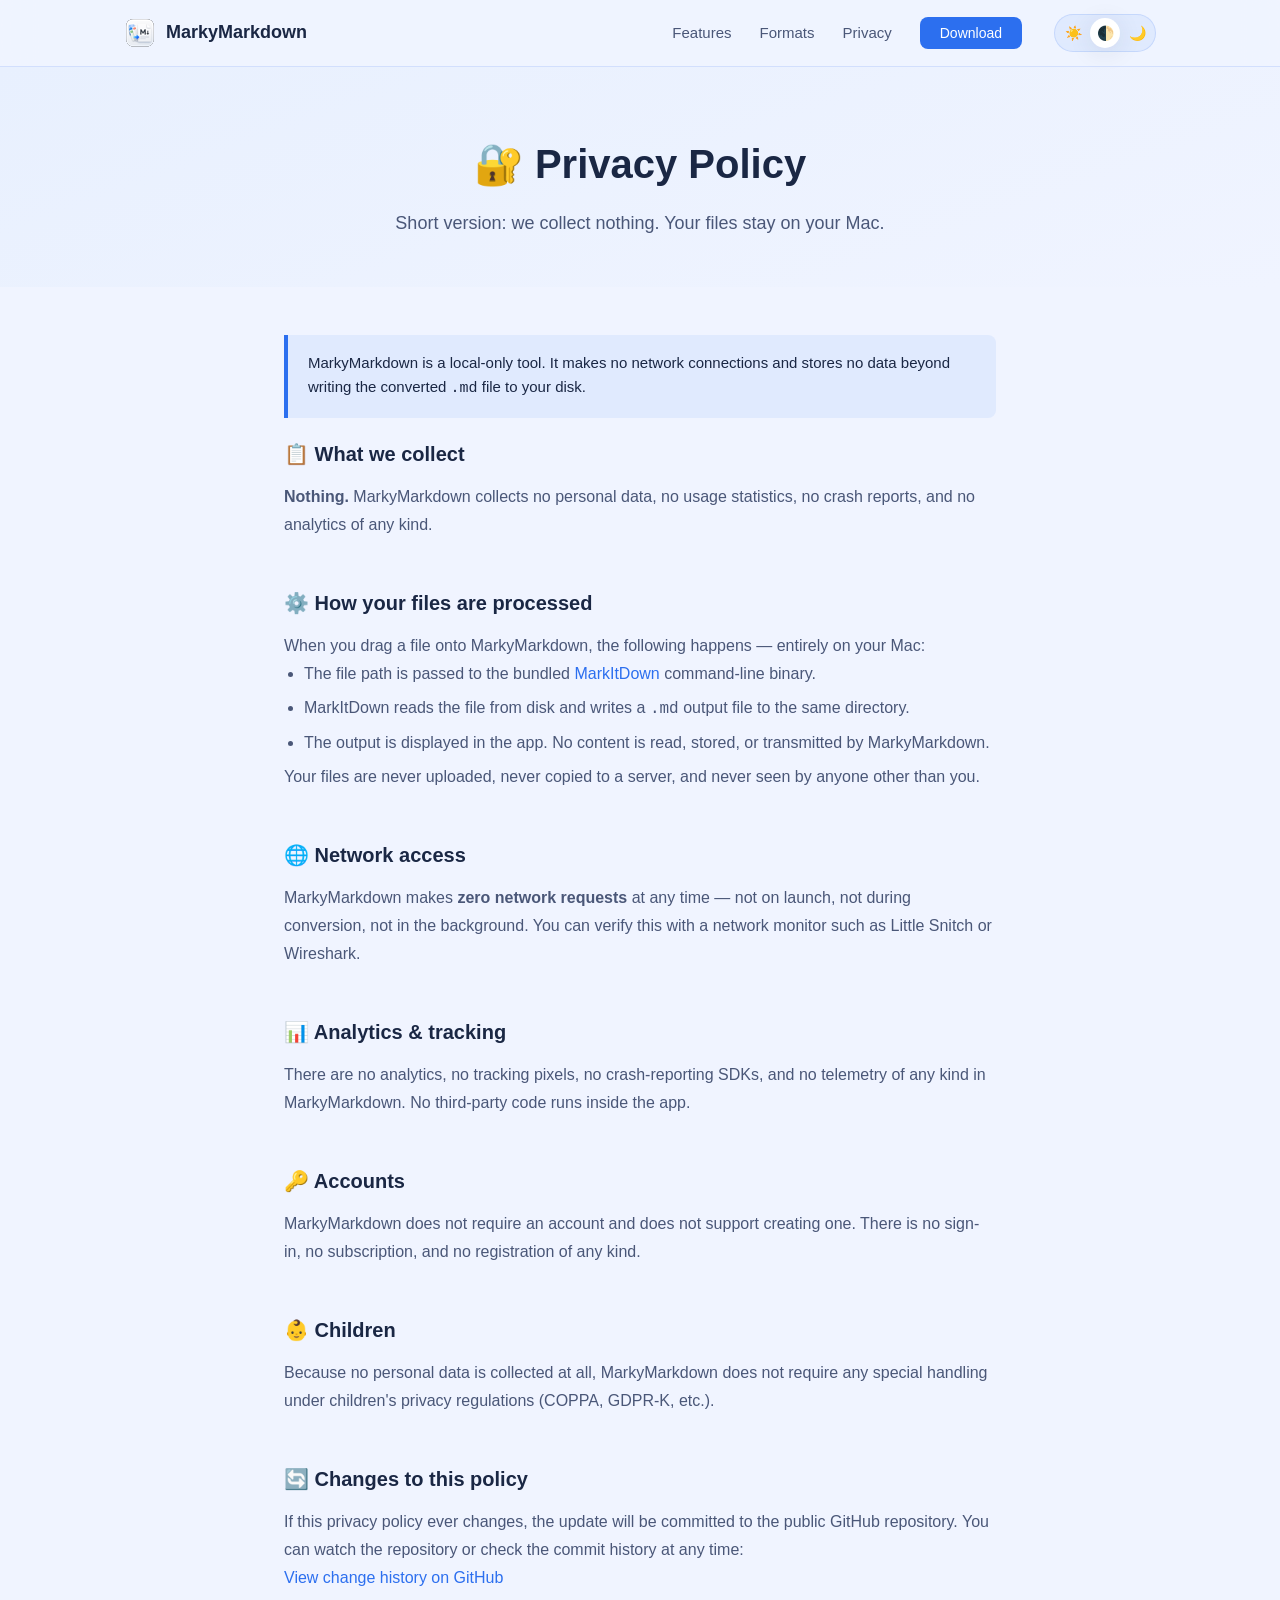
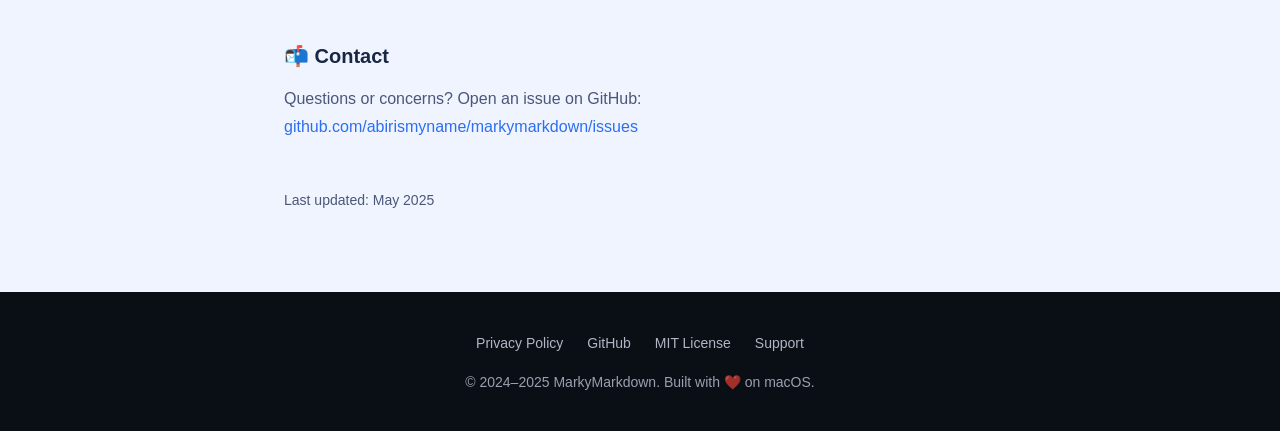
<file: docs/privacy.html>
<!DOCTYPE html>
<html lang="en">
<head>
  <meta charset="UTF-8" />
  <meta name="viewport" content="width=device-width, initial-scale=1.0" />
  <meta name="theme-color" content="#f0f4ff" media="(prefers-color-scheme: light)" />
  <meta name="theme-color" content="#0a0e15" media="(prefers-color-scheme: dark)" />
  <title>Privacy Policy — MarkyMarkdown</title>
  <meta name="description" content="MarkyMarkdown collects no data. Files are processed entirely on your Mac and are never transmitted anywhere." />

  <!-- Favicon -->
  <link rel="icon" type="image/png" sizes="32x32" href="assets/icon-32.png" />

  <!-- Open Graph -->
  <meta property="og:title"       content="Privacy Policy — MarkyMarkdown" />
  <meta property="og:description" content="MarkyMarkdown collects no data. 100% local. Zero telemetry." />
  <meta property="og:image"       content="https://abirismyname.github.io/markymarkdown/assets/hero.PNG" />
  <meta property="og:type"        content="website" />

  <link rel="stylesheet" href="css/style.css" />

  <!-- Pre-paint theme application (avoids flash of incorrect theme) -->
  <script>
    (function () {
      try {
        var t = localStorage.getItem('mm-theme');
        if (t === 'light' || t === 'dark') {
          document.documentElement.setAttribute('data-theme', t);
        }
      } catch (_) {}
    })();
  </script>
</head>
<body>

<!-- ── Nav ──────────────────────────────────────────────────── -->
<nav>
  <div class="container nav-inner">
    <a class="nav-logo" href="index.html">
      <img src="assets/icon-32.png" alt="MarkyMarkdown icon" />
      MarkyMarkdown
    </a>
    <ul class="nav-links">
      <li><a href="index.html#features">Features</a></li>
      <li><a href="index.html#formats">Formats</a></li>
      <li><a href="privacy.html">Privacy</a></li>
      <li><a class="btn-nav" href="https://github.com/abirismyname/markymarkdown/releases/latest">Download</a></li>
      <li>
        <div class="theme-switch" role="radiogroup" aria-label="Color theme">
          <button type="button" data-theme-value="light" role="radio" aria-checked="false" aria-label="Light theme" title="Light">☀️</button>
          <button type="button" data-theme-value="auto"  role="radio" aria-checked="true"  aria-label="Use system theme" title="System">🌓</button>
          <button type="button" data-theme-value="dark"  role="radio" aria-checked="false" aria-label="Dark theme" title="Dark">🌙</button>
        </div>
      </li>
    </ul>
  </div>
</nav>

<!-- ── Privacy Hero ──────────────────────────────────────────── -->
<div class="privacy-hero">
  <div class="container">
    <h1>🔐 Privacy Policy</h1>
    <p class="subtitle">Short version: we collect nothing. Your files stay on your Mac.</p>
  </div>
</div>

<!-- ── Privacy Content ───────────────────────────────────────── -->
<div class="privacy-content">

  <div class="callout">
    MarkyMarkdown is a local-only tool. It makes no network connections and stores no data beyond writing the converted <code>.md</code> file to your disk.
  </div>

  <div class="privacy-section">
    <h2>📋 What we collect</h2>
    <p><strong>Nothing.</strong> MarkyMarkdown collects no personal data, no usage statistics, no crash reports, and no analytics of any kind.</p>
  </div>

  <div class="privacy-section">
    <h2>⚙️ How your files are processed</h2>
    <p>When you drag a file onto MarkyMarkdown, the following happens — entirely on your Mac:</p>
    <ul>
      <li>The file path is passed to the bundled <a href="https://github.com/microsoft/markitdown">MarkItDown</a> command-line binary.</li>
      <li>MarkItDown reads the file from disk and writes a <code>.md</code> output file to the same directory.</li>
      <li>The output is displayed in the app. No content is read, stored, or transmitted by MarkyMarkdown.</li>
    </ul>
    <p>Your files are never uploaded, never copied to a server, and never seen by anyone other than you.</p>
  </div>

  <div class="privacy-section">
    <h2>🌐 Network access</h2>
    <p>MarkyMarkdown makes <strong>zero network requests</strong> at any time — not on launch, not during conversion, not in the background. You can verify this with a network monitor such as Little Snitch or Wireshark.</p>
  </div>

  <div class="privacy-section">
    <h2>📊 Analytics &amp; tracking</h2>
    <p>There are no analytics, no tracking pixels, no crash-reporting SDKs, and no telemetry of any kind in MarkyMarkdown. No third-party code runs inside the app.</p>
  </div>

  <div class="privacy-section">
    <h2>🔑 Accounts</h2>
    <p>MarkyMarkdown does not require an account and does not support creating one. There is no sign-in, no subscription, and no registration of any kind.</p>
  </div>

  <div class="privacy-section">
    <h2>👶 Children</h2>
    <p>Because no personal data is collected at all, MarkyMarkdown does not require any special handling under children's privacy regulations (COPPA, GDPR-K, etc.).</p>
  </div>

  <div class="privacy-section">
    <h2>🔄 Changes to this policy</h2>
    <p>If this privacy policy ever changes, the update will be committed to the public GitHub repository. You can watch the repository or check the commit history at any time:</p>
    <p><a href="https://github.com/abirismyname/markymarkdown/commits/main/docs/privacy.html">View change history on GitHub</a></p>
  </div>

  <div class="privacy-section">
    <h2>📬 Contact</h2>
    <p>Questions or concerns? Open an issue on GitHub:</p>
    <p><a href="https://github.com/abirismyname/markymarkdown/issues">github.com/abirismyname/markymarkdown/issues</a></p>
  </div>

  <p style="font-size:14px;color:var(--muted);margin-top:48px;">Last updated: May 2025</p>

</div>

<!-- ── Footer ─────────────────────────────────────────────────── -->
<footer>
  <div class="container">
    <div class="footer-links">
      <a href="privacy.html">Privacy Policy</a>
      <a href="https://github.com/abirismyname/markymarkdown">GitHub</a>
      <a href="https://github.com/abirismyname/markymarkdown/blob/main/LICENSE">MIT License</a>
      <a href="https://github.com/abirismyname/markymarkdown/issues">Support</a>
    </div>
    <p>© 2024–2025 MarkyMarkdown. Built with ❤️ on macOS.</p>
  </div>
</footer>

<script src="js/theme.js"></script>

</body>
</html>
</file>
<file: docs/css/style.css>
/* ============================================================
   MarkyMarkdown — Promotional Site Styles
   No external dependencies. GitHub Pages compatible.
   ============================================================ */

/* ── Reset & base ─────────────────────────────────────────── */
*, *::before, *::after { box-sizing: border-box; margin: 0; padding: 0; }

:root {
  --bg:        #f0f4ff;
  --bg-alt:    #e8f0fe;
  --dark:      #0a0e15;
  --navy:      #1a2744;
  --accent:    #2c6fef;
  --accent-h:  #1a56d6;
  --muted:     #4a5778;
  --border:    rgba(44, 111, 239, 0.15);
  --card-bg:   #ffffff;
  --nav-bg:    rgba(240, 244, 255, 0.88);
  --callout-bg: rgba(44, 111, 239, 0.08);
  --radius:    12px;
  --font:      -apple-system, BlinkMacSystemFont, "SF Pro Display", "Segoe UI", Helvetica, Arial, sans-serif;
  --shadow:    0 4px 24px rgba(26, 39, 68, 0.10);
  --shadow-lg: 0 12px 48px rgba(26, 39, 68, 0.16);

  /* Single source of truth for dark-palette values.
     Both the system-preference media query and the explicit
     [data-theme="dark"] override below alias the live theme
     variables to these. */
  --bg-dark:        #0d1320;
  --bg-alt-dark:    #141b2d;
  --dark-dark:      #05080f;
  --navy-dark:      #e8efff;
  --accent-dark:    #5b8def;
  --accent-h-dark:  #7aa3f5;
  --muted-dark:     #9aa7c7;
  --border-dark:    rgba(91, 141, 239, 0.22);
  --card-bg-dark:   #1a2236;
  --nav-bg-dark:    rgba(13, 19, 32, 0.85);
  --callout-bg-dark: rgba(91, 141, 239, 0.12);
  --shadow-dark:    0 4px 24px rgba(0, 0, 0, 0.35);
  --shadow-lg-dark: 0 12px 48px rgba(0, 0, 0, 0.5);
}

/* Dark theme — applied automatically with System default,
   or explicitly when the user picks Dark via the switcher.
   Both selectors below resolve to the same *-dark values
   defined once in :root above. */
@media (prefers-color-scheme: dark) {
  :root:not([data-theme="light"]) {
    --bg:        var(--bg-dark);
    --bg-alt:    var(--bg-alt-dark);
    --dark:      var(--dark-dark);
    --navy:      var(--navy-dark);
    --accent:    var(--accent-dark);
    --accent-h:  var(--accent-h-dark);
    --muted:     var(--muted-dark);
    --border:    var(--border-dark);
    --card-bg:   var(--card-bg-dark);
    --nav-bg:    var(--nav-bg-dark);
    --callout-bg: var(--callout-bg-dark);
    --shadow:    var(--shadow-dark);
    --shadow-lg: var(--shadow-lg-dark);
  }
}
:root[data-theme="dark"] {
  --bg:        var(--bg-dark);
  --bg-alt:    var(--bg-alt-dark);
  --dark:      var(--dark-dark);
  --navy:      var(--navy-dark);
  --accent:    var(--accent-dark);
  --accent-h:  var(--accent-h-dark);
  --muted:     var(--muted-dark);
  --border:    var(--border-dark);
  --card-bg:   var(--card-bg-dark);
  --nav-bg:    var(--nav-bg-dark);
  --callout-bg: var(--callout-bg-dark);
  --shadow:    var(--shadow-dark);
  --shadow-lg: var(--shadow-lg-dark);
}

html { scroll-behavior: smooth; }

body {
  font-family: var(--font);
  background: var(--bg);
  color: var(--navy);
  line-height: 1.65;
  font-size: 17px;
  -webkit-font-smoothing: antialiased;
}

a { color: var(--accent); text-decoration: none; }
a:hover { text-decoration: underline; }
img { display: block; max-width: 100%; height: auto; }

/* ── Layout helpers ────────────────────────────────────────── */
.container {
  width: 100%;
  max-width: 1080px;
  margin-inline: auto;
  padding-inline: 24px;
}

section { padding-block: 80px; }

/* ── Nav ───────────────────────────────────────────────────── */
nav {
  position: sticky;
  top: 0;
  z-index: 100;
  background: var(--nav-bg);
  backdrop-filter: saturate(160%) blur(16px);
  -webkit-backdrop-filter: saturate(160%) blur(16px);
  border-bottom: 1px solid var(--border);
}

.nav-inner {
  display: flex;
  align-items: center;
  justify-content: space-between;
  padding-block: 14px;
}

.nav-logo {
  display: flex;
  align-items: center;
  gap: 10px;
  font-weight: 700;
  font-size: 18px;
  color: var(--navy);
  text-decoration: none;
}

.nav-logo img {
  width: 32px;
  height: 32px;
  border-radius: 7px;
}

.nav-links {
  display: flex;
  align-items: center;
  gap: 28px;
  list-style: none;
}

.nav-links a {
  color: var(--muted);
  font-size: 15px;
  font-weight: 500;
  transition: color 0.15s;
}

.nav-links a:hover { color: var(--accent); text-decoration: none; }

.nav-links .btn-nav {
  background: var(--accent);
  color: #fff;
  padding: 8px 20px;
  border-radius: 8px;
  font-size: 14px;
  transition: background 0.15s;
}

.nav-links .btn-nav:hover { background: var(--accent-h); text-decoration: none; }

/* ── Theme switcher (Light / System / Dark) ───────────────── */
.theme-switch {
  display: inline-flex;
  align-items: center;
  gap: 2px;
  padding: 3px;
  background: var(--callout-bg);
  border: 1px solid var(--border);
  border-radius: 999px;
  margin-left: 4px;
}

.theme-switch button {
  appearance: none;
  background: transparent;
  border: 0;
  width: 30px;
  height: 30px;
  border-radius: 999px;
  font-size: 14px;
  line-height: 1;
  cursor: pointer;
  color: var(--muted);
  display: inline-flex;
  align-items: center;
  justify-content: center;
  transition: background 0.15s, color 0.15s;
  font-family: inherit;
}

.theme-switch button:hover { color: var(--accent); }

.theme-switch button[aria-checked="true"] {
  background: var(--card-bg);
  color: var(--accent);
  box-shadow: var(--shadow);
}

.theme-switch button:focus-visible {
  outline: 2px solid var(--accent);
  outline-offset: 2px;
}

/* ── Buttons ───────────────────────────────────────────────── */
.btn {
  display: inline-flex;
  align-items: center;
  gap: 8px;
  padding: 14px 32px;
  border-radius: 10px;
  font-size: 17px;
  font-weight: 600;
  cursor: pointer;
  transition: background 0.15s, box-shadow 0.15s;
  text-decoration: none;
}

.btn-primary {
  background: var(--accent);
  color: #fff;
  box-shadow: 0 2px 12px rgba(44, 111, 239, 0.35);
}

.btn-primary:hover {
  background: var(--accent-h);
  box-shadow: 0 4px 20px rgba(44, 111, 239, 0.45);
  text-decoration: none;
}

/* ── Hero ──────────────────────────────────────────────────── */
.hero-tagline {
  font-size: clamp(22px, 4vw, 36px);
  font-weight: 800;
  color: var(--navy);
  margin-bottom: 32px;
  letter-spacing: -0.5px;
}

#hero {
  padding-block: 64px 80px;
  text-align: center;
  background: linear-gradient(160deg, var(--bg-alt) 0%, var(--bg) 100%);
}

.hero-image-wrap {
  margin-inline: auto;
  max-width: 860px;
  border-radius: 20px;
  overflow: hidden;
  box-shadow: var(--shadow-lg);
  margin-bottom: 40px;
}

.hero-image-wrap img { width: 100%; }

.hero-cta {
  display: flex;
  flex-direction: column;
  align-items: center;
  gap: 16px;
}

.trust-badge {
  font-size: 14px;
  color: var(--muted);
  background: rgba(44, 111, 239, 0.08);
  border: 1px solid var(--border);
  border-radius: 100px;
  padding: 6px 16px;
  display: inline-block;
}

/* ── Privacy banner ────────────────────────────────────────── */
#privacy-banner {
  background: var(--dark);
  color: #e8efff;
  padding-block: 64px;
  text-align: center;
}

.privacy-banner-headline {
  font-size: clamp(22px, 3vw, 32px);
  font-weight: 700;
  margin-bottom: 32px;
}

.privacy-banner-padlock {
  font-size: 40px;
  margin-bottom: 12px;
}

.privacy-pillars {
  display: flex;
  gap: 32px;
  justify-content: center;
  flex-wrap: wrap;
}

.pillar {
  display: flex;
  flex-direction: column;
  align-items: center;
  gap: 6px;
  min-width: 160px;
}

.pillar-icon { font-size: 28px; }

.pillar-text {
  font-size: 14px;
  color: rgba(232, 239, 255, 0.75);
  font-weight: 500;
}

/* ── How it works ──────────────────────────────────────────── */
#how-it-works {
  background: var(--bg-alt);
  text-align: center;
}

.section-title {
  font-size: clamp(22px, 3vw, 30px);
  font-weight: 700;
  margin-bottom: 48px;
  color: var(--navy);
}

.steps {
  display: flex;
  gap: 24px;
  justify-content: center;
  flex-wrap: wrap;
}

.step {
  flex: 1 1 220px;
  max-width: 300px;
  background: var(--card-bg);
  border-radius: var(--radius);
  padding: 32px 24px;
  box-shadow: var(--shadow);
  position: relative;
}

.step-number {
  display: inline-flex;
  align-items: center;
  justify-content: center;
  width: 36px;
  height: 36px;
  border-radius: 50%;
  background: var(--accent);
  color: #fff;
  font-size: 15px;
  font-weight: 700;
  margin-bottom: 14px;
}

.step-icon { font-size: 32px; margin-bottom: 10px; }

.step h3 { font-size: 16px; font-weight: 700; margin-bottom: 6px; }

.step p { font-size: 14px; color: var(--muted); }

.step-arrow {
  display: none;
}

/* ── Features ──────────────────────────────────────────────── */
#features { background: var(--bg); }

.features-grid {
  display: grid;
  grid-template-columns: repeat(auto-fit, minmax(280px, 1fr));
  gap: 20px;
}

.feature-card {
  background: var(--card-bg);
  border: 1px solid var(--border);
  border-radius: var(--radius);
  padding: 28px 24px;
  box-shadow: var(--shadow);
}

.feature-icon { font-size: 32px; margin-bottom: 12px; }

.feature-card h3 { font-size: 17px; font-weight: 700; margin-bottom: 8px; }

.feature-card p { font-size: 15px; color: var(--muted); }

/* ── Formats ───────────────────────────────────────────────── */
#formats {
  background: var(--bg-alt);
  text-align: center;
}

.format-badges {
  display: flex;
  gap: 12px;
  justify-content: center;
  flex-wrap: wrap;
}

.format-badge {
  background: var(--card-bg);
  border: 1px solid var(--border);
  border-radius: 8px;
  padding: 10px 20px;
  font-size: 15px;
  font-weight: 600;
  color: var(--navy);
  box-shadow: var(--shadow);
}

/* ── Download CTA ──────────────────────────────────────────── */
#download {
  background: linear-gradient(160deg, var(--accent) 0%, #1a56d6 100%);
  text-align: center;
  color: #fff;
}

#download .section-title { color: #fff; margin-bottom: 12px; }

.download-sub {
  font-size: 17px;
  color: rgba(255,255,255,0.82);
  margin-bottom: 36px;
}

#download .btn-primary {
  background: #fff;
  color: var(--accent);
  box-shadow: 0 4px 20px rgba(0,0,0,0.15);
}

#download .btn-primary:hover {
  background: #f0f4ff;
}

.os-badge {
  margin-top: 16px;
  font-size: 14px;
  color: rgba(255,255,255,0.65);
}

/* ── Footer ────────────────────────────────────────────────── */
footer {
  background: var(--dark);
  color: rgba(232,239,255,0.65);
  padding-block: 40px;
  text-align: center;
  font-size: 14px;
}

.footer-links {
  display: flex;
  gap: 24px;
  justify-content: center;
  flex-wrap: wrap;
  margin-bottom: 16px;
}

.footer-links a {
  color: rgba(232,239,255,0.75);
  transition: color 0.15s;
}

.footer-links a:hover { color: #fff; text-decoration: none; }

/* ── Privacy page ──────────────────────────────────────────── */
.privacy-hero {
  padding-block: 64px 48px;
  background: linear-gradient(160deg, var(--bg-alt) 0%, var(--bg) 100%);
  text-align: center;
}

.privacy-hero h1 {
  font-size: clamp(26px, 4vw, 40px);
  font-weight: 800;
  margin-bottom: 12px;
}

.privacy-hero .subtitle {
  font-size: 18px;
  color: var(--muted);
}

.privacy-content {
  max-width: 760px;
  margin-inline: auto;
  padding-block: 48px 80px;
  padding-inline: 24px;
}

.privacy-section {
  margin-bottom: 48px;
}

.privacy-section h2 {
  font-size: 20px;
  font-weight: 700;
  margin-bottom: 12px;
  color: var(--navy);
  display: flex;
  align-items: center;
  gap: 10px;
}

.privacy-section p, .privacy-section ul {
  font-size: 16px;
  color: var(--muted);
  line-height: 1.75;
}

.privacy-section ul {
  padding-left: 20px;
}

.privacy-section ul li { margin-bottom: 6px; }

.callout {
  background: var(--callout-bg);
  border-left: 4px solid var(--accent);
  border-radius: 0 8px 8px 0;
  padding: 16px 20px;
  margin-bottom: 20px;
  font-size: 15px;
  color: var(--navy);
  font-weight: 500;
}

/* ── App Screenshot ────────────────────────────────────────── */
#screenshot {
  background: var(--bg-alt);
  text-align: center;
}

.screenshot-wrap {
  margin-inline: auto;
  max-width: 600px;
  border-radius: 16px;
  overflow: hidden;
  box-shadow: var(--shadow-lg);
  margin-bottom: 20px;
}

.screenshot-wrap img { width: 100%; }

.screenshot-caption {
  max-width: 600px;
  margin-inline: auto;
  font-size: 15px;
  color: var(--muted);
}

/* ── What is Markdown? ─────────────────────────────────────── */
#what-is-markdown { background: var(--bg); }

.markdown-explainer {
  display: flex;
  gap: 48px;
  align-items: flex-start;
  flex-wrap: wrap;
}

.markdown-text {
  flex: 1 1 340px;
}

.markdown-text p {
  font-size: 16px;
  color: var(--muted);
  line-height: 1.75;
  margin-bottom: 16px;
}

.markdown-text p:last-child { margin-bottom: 0; }

.markdown-links {
  flex: 0 0 280px;
  background: var(--card-bg);
  border: 1px solid var(--border);
  border-radius: var(--radius);
  padding: 28px 24px;
  box-shadow: var(--shadow);
}

.markdown-links h3 {
  font-size: 15px;
  font-weight: 700;
  color: var(--navy);
  margin-bottom: 16px;
  text-transform: uppercase;
  letter-spacing: 0.5px;
}

.markdown-links ul {
  list-style: none;
  padding: 0;
  display: flex;
  flex-direction: column;
  gap: 12px;
}

.markdown-links ul li a {
  font-size: 14px;
  color: var(--accent);
  line-height: 1.5;
}

.markdown-links ul li a:hover { text-decoration: underline; }

/* ── Responsive breakpoints ────────────────────────────────── */

/* Tablet & small laptop */
@media (max-width: 900px) {
  .markdown-explainer { gap: 32px; }
  .markdown-links { flex: 1 1 100%; }
  .hero-image-wrap { max-width: 100%; }
}

/* Tablet portrait & large phones */
@media (max-width: 768px) {
  section { padding-block: 64px; }
  #hero { padding-block: 48px 64px; }
  #privacy-banner { padding-block: 48px; }
  .section-title { margin-bottom: 36px; }

  .nav-inner {
    flex-wrap: wrap;
    gap: 8px 16px;
  }
  .nav-links { gap: 18px; }
  .nav-links a { font-size: 14px; }

  .privacy-pillars { gap: 20px; }
  .pillar { min-width: 130px; }

  .features-grid {
    grid-template-columns: repeat(auto-fit, minmax(240px, 1fr));
  }
}

/* Phones */
@media (max-width: 640px) {
  body { font-size: 16px; }

  .container { padding-inline: 18px; }

  nav { position: static; }
  .nav-inner { padding-block: 12px; }
  .nav-logo { font-size: 16px; }
  .nav-logo img { width: 28px; height: 28px; }
  .nav-links {
    gap: 4px 14px;
    flex-wrap: wrap;
    justify-content: flex-end;
  }
  .nav-links a {
    /* Ensure ≥44px tap target height per iOS HIG */
    padding: 10px 0;
    font-size: 14px;
  }
  .nav-links .btn-nav {
    padding: 10px 18px;
    font-size: 14px;
  }

  section { padding-block: 48px; }
  #hero { padding-block: 32px 48px; }
  .hero-tagline { margin-bottom: 24px; }
  .hero-image-wrap { border-radius: 12px; margin-bottom: 28px; }

  .btn { padding: 14px 24px; font-size: 16px; }
  .hero-cta .btn-primary { width: 100%; max-width: 320px; justify-content: center; }
  #download .btn-primary { width: 100%; max-width: 320px; justify-content: center; }

  .steps { flex-direction: column; align-items: stretch; gap: 16px; }
  .step { max-width: 100%; padding: 24px 20px; }

  .features-grid { grid-template-columns: 1fr; gap: 16px; }
  .feature-card { padding: 24px 20px; }

  .format-badges { gap: 8px; }
  .format-badge { padding: 8px 14px; font-size: 14px; }

  .markdown-explainer { gap: 24px; }
  .markdown-links { padding: 22px 20px; }

  .privacy-content { padding-block: 36px 56px; }
  .privacy-section { margin-bottom: 36px; }
  .privacy-section h2 { font-size: 18px; }
  .privacy-section p, .privacy-section ul { font-size: 15px; }

  .footer-links { gap: 12px 20px; }
  .footer-links a { padding: 6px 0; }
}

/* Small phones (iPhone SE etc.) */
@media (max-width: 380px) {
  .container { padding-inline: 14px; }
  .nav-links a { font-size: 13px; }
  .nav-links .btn-nav { padding: 9px 14px; font-size: 13px; }
  .privacy-pillars { flex-direction: column; gap: 16px; }
  .pillar { min-width: 0; }
}
</file>
